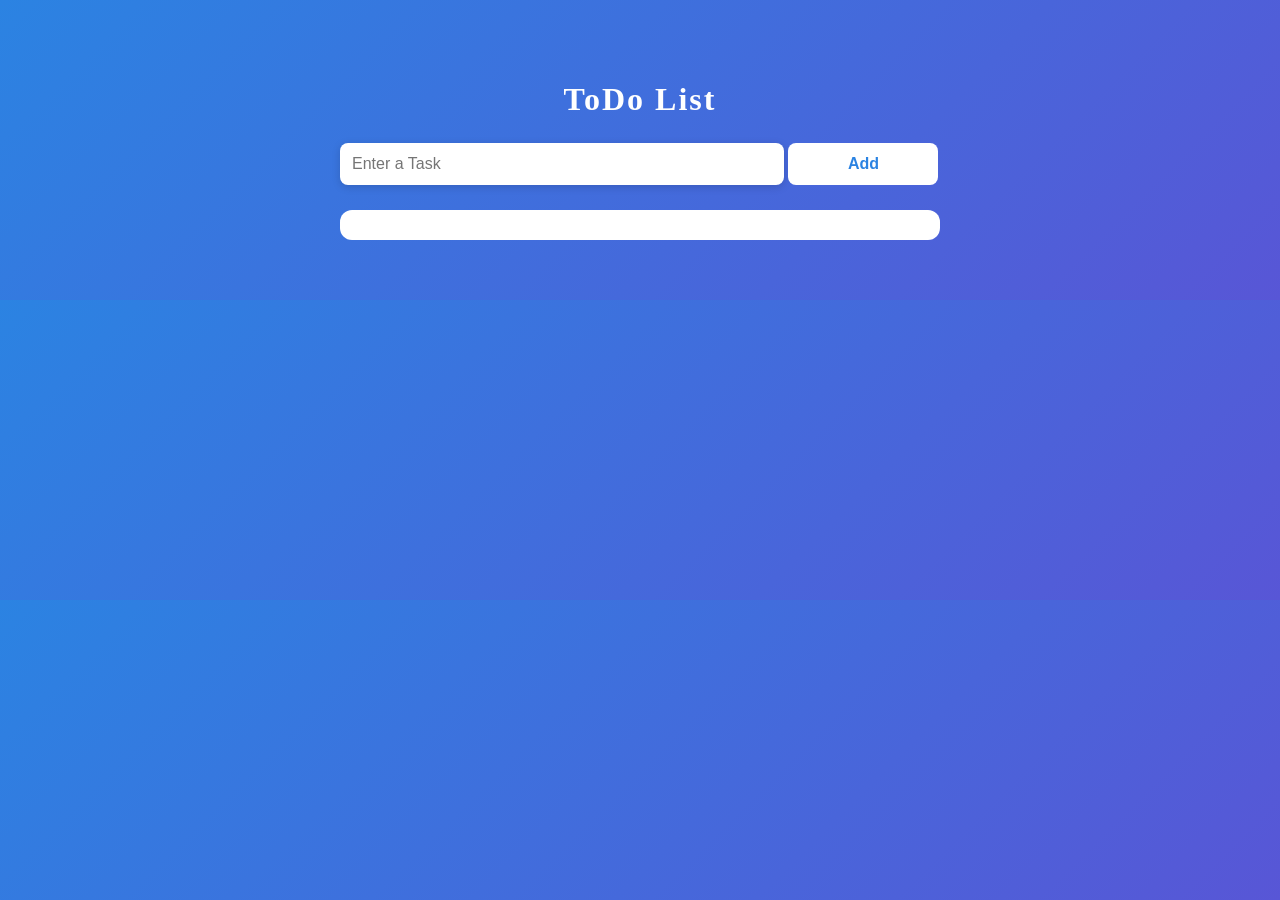
<file: JavaScript-Projects/ToDo-List/index.html>
<!DOCTYPE html>
<html lang="en">
<head>
    <title>ToDo Project</title>
        <link rel = "stylesheet" href="style.css">
</head>
<body>
    <h1>ToDo List</h1>
    <input type="text" class="js-text" placeholder="Enter a Task">
    <button class="js-btn" onclick="addTodo()">Add</button>
    <div class="js-output"></div>
    
    <script src="script.js"></script>
</body>
</html>
</file>
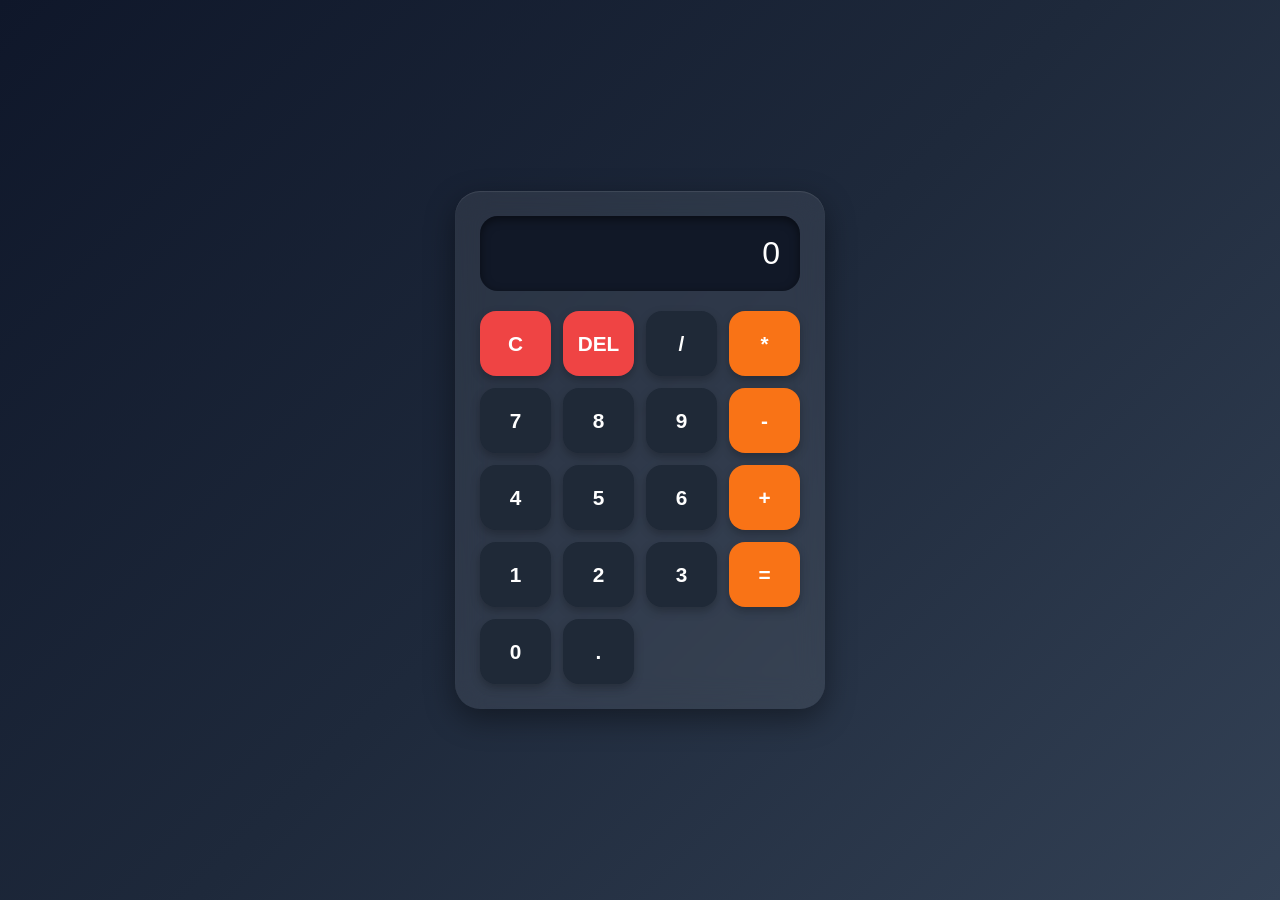
<file: calculator project.html>
<!DOCTYPE html>
<html lang="en">
<head>
    <title>Calculator</title>
    <style>
         body{
            display:flex;
            justify-content:center;
            align-items:center;
            min-height:100vh;
            margin:0;
            background:linear-gradient(135deg,#0f172a,#1e293b,#334155);
            font-family:'Segoe UI',sans-serif;
        }

        .calculator{
            width:320px;
            padding:25px;
            border-radius:25px;
            background:rgba(255,255,255,0.08);
            backdrop-filter:blur(15px);
            box-shadow:
                0 10px 30px rgba(0,0,0,0.4),
                inset 0 1px 1px rgba(255,255,255,0.1);
        }

        .display{
            width:100%;
            height:75px;
            border:none;
            outline:none;
            border-radius:18px;
            background:#111827;
            color:white;
            font-size:2rem;
            text-align:right;
            padding:0 20px;
            margin-bottom:20px;
            box-sizing:border-box;
            box-shadow:inset 0 3px 10px rgba(0,0,0,0.5);
        }

        .buttons{
            display:grid;
            grid-template-columns:repeat(4,1fr);
            gap:12px;
        }

        button{
            height:65px;
            border:none;
            border-radius:16px;
            font-size:1.3rem;
            font-weight:600;
            cursor:pointer;
            background:#1f2937;
            color:white;
            transition:all 0.2s ease;
            box-shadow:0 4px 10px rgba(0,0,0,0.25);
        }

        button:hover{
            transform:translateY(-3px);
        }

        button:active{
            transform:scale(0.95);
        }

        button:nth-child(4n){
            background:#f97316;
        }

        button:nth-child(4n):hover{
            transform:translateY(-3px);
        }

        button:first-child,
        button:nth-child(2){
            background:#ef4444;
        }
    </style>
</head>
<body>
    <div class="calculator" id="js-cal">
        <input type="text" class="display" id="js-input" readonly>
        <div class="buttons" id="js-btn" >
            <button onclick="displayClear()">C</button>
            <button onclick="displayDelete()">DEL</button>
            <button onclick="appendValue('/')">/</button>
            <button onclick="appendValue('*')">*</button>

            <button onclick="appendValue(7)">7</button>
            <button  onclick="appendValue(8)">8</button>
            <button onclick="appendValue(9)">9</button>
            <button onclick="appendValue('-')">-</button>

            <button onclick="appendValue(4)">4</button>
            <button onclick="appendValue(5)">5</button>
            <button onclick="appendValue(6)">6</button>
            <button onclick="appendValue('+')">+</button>

            <button onclick="appendValue(1)">1</button>
            <button onclick="appendValue(2)">2</button>
            <button onclick="appendValue(3)">3</button>
            <button onclick="displayEqual()">=</button>

            <button onclick="appendValue(0)">0</button>
            <button onclick="appendValue('.')">.</button>
        </div>
    </div>
    <script>
        const inputElement = document.getElementById("js-input");
        inputElement.value = 0;

        function appendValue(value){
            inputElement.value += value;
        }

        function displayClear(){
            inputElement.value="";
        }

        function displayDelete(){
            inputElement.value = inputElement.value.slice(0,-1); // here slice(start,end) indicates that start from 0 and remove the last element
        }

        function displayEqual(){
            try{
                inputElement.value = eval(inputElement.value);
            }catch{
                inputElement.value = 'Error';
            }
        }
        
    </script>
</body>
</html>
</file>
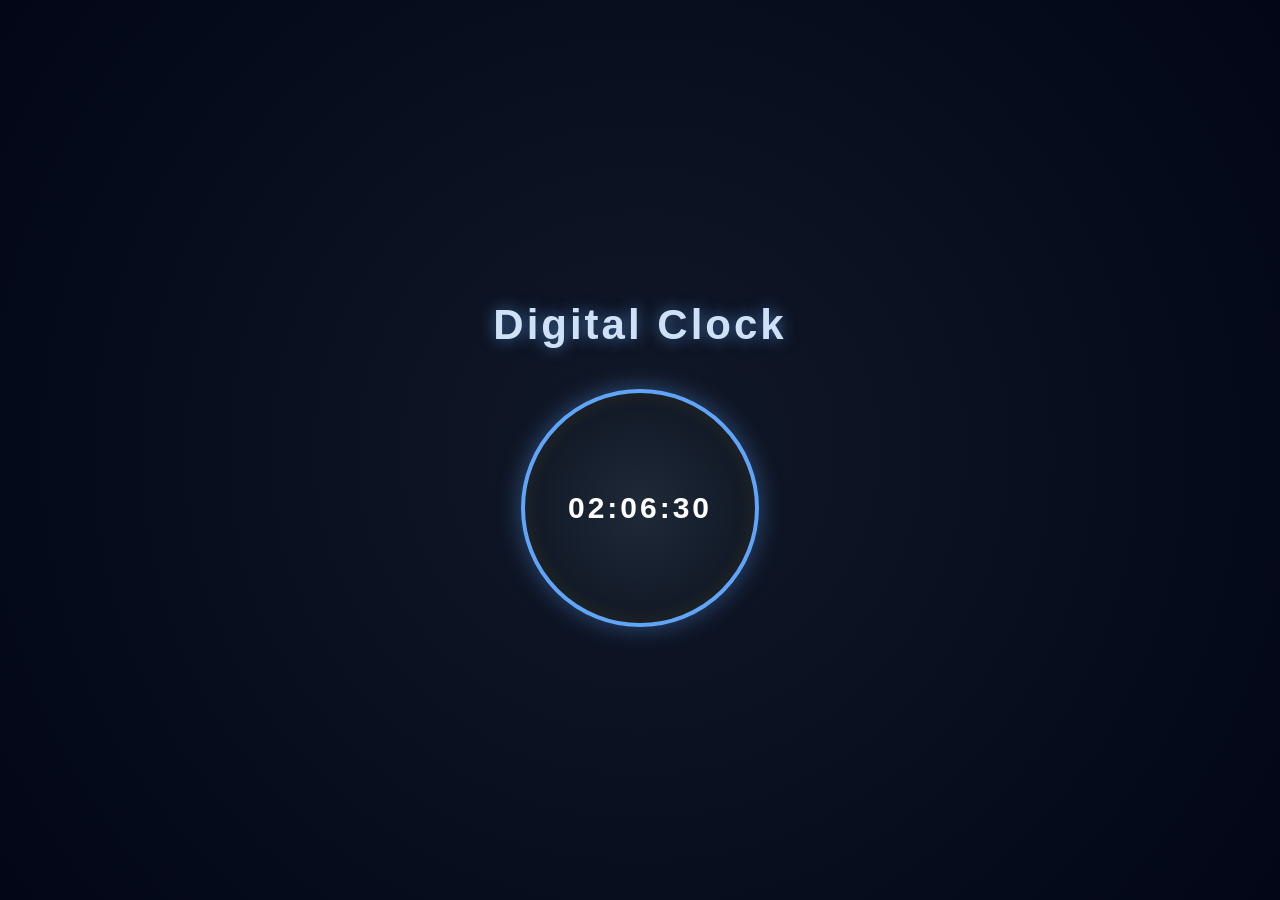
<file: digitalClock.html>
<!DOCTYPE html>
<html lang="en">
<head>
    <title>Digital Clock</title>
    <style>
    body {
        margin: 0;
        height: 100vh;
        display: flex;
        flex-direction: column;
        justify-content: center;
        align-items: center;
        background: radial-gradient(circle, #111827, #020617);
        font-family: Arial, sans-serif;
    }

    h1 {
        text-align: center;
        font-size: 42px;
        color: #cfe1f6; /* soft blue */
        margin-bottom: 40px;
        letter-spacing: 3px;
        text-shadow: 0 0 15px rgba(96, 165, 250, 0.6);
    }

    #currentTime {
        width: 230px;
        height: 230px;

        display: flex;
        justify-content: center;
        align-items: center;

        border-radius: 50%;

        /* new gradient */
        background: radial-gradient(circle, #1f2937, #0b1220);

        color: white; /* warm yellow clock color */
        font-size: 30px;
        font-weight: bold;
        letter-spacing: 3px;

        border: 4px solid #60a5fa;

        box-shadow:
            0 0 25px rgba(96, 165, 250, 0.4),
            inset 0 0 20px rgba(250, 204, 21, 0.1);
    }
    </style>
</head>
<body>
    <h1>Digital Clock</h1>
    <div id="currentTime">00:00:00</div>
    <script>
        function currentTime(){
            let now = new Date();
            let hours = now.getHours();
            let minutes = now.getMinutes();
            let seconds = now.getSeconds();

            //adding leading zeroes if needed
            if(hours < 10) hours = '0' + hours;
            if(minutes < 10) minutes = '0' + minutes;
            if(seconds < 10) seconds = '0' + seconds;

            let time = hours + ':' + minutes + ':' + seconds;
            console.log(time);
            document.getElementById("currentTime").innerText = time;
        }
        setInterval(currentTime,1000); //for function running every single second so for every one sec the function currentTime() will run 
        currentTime();
    </script>
</body>
</html>
</file>
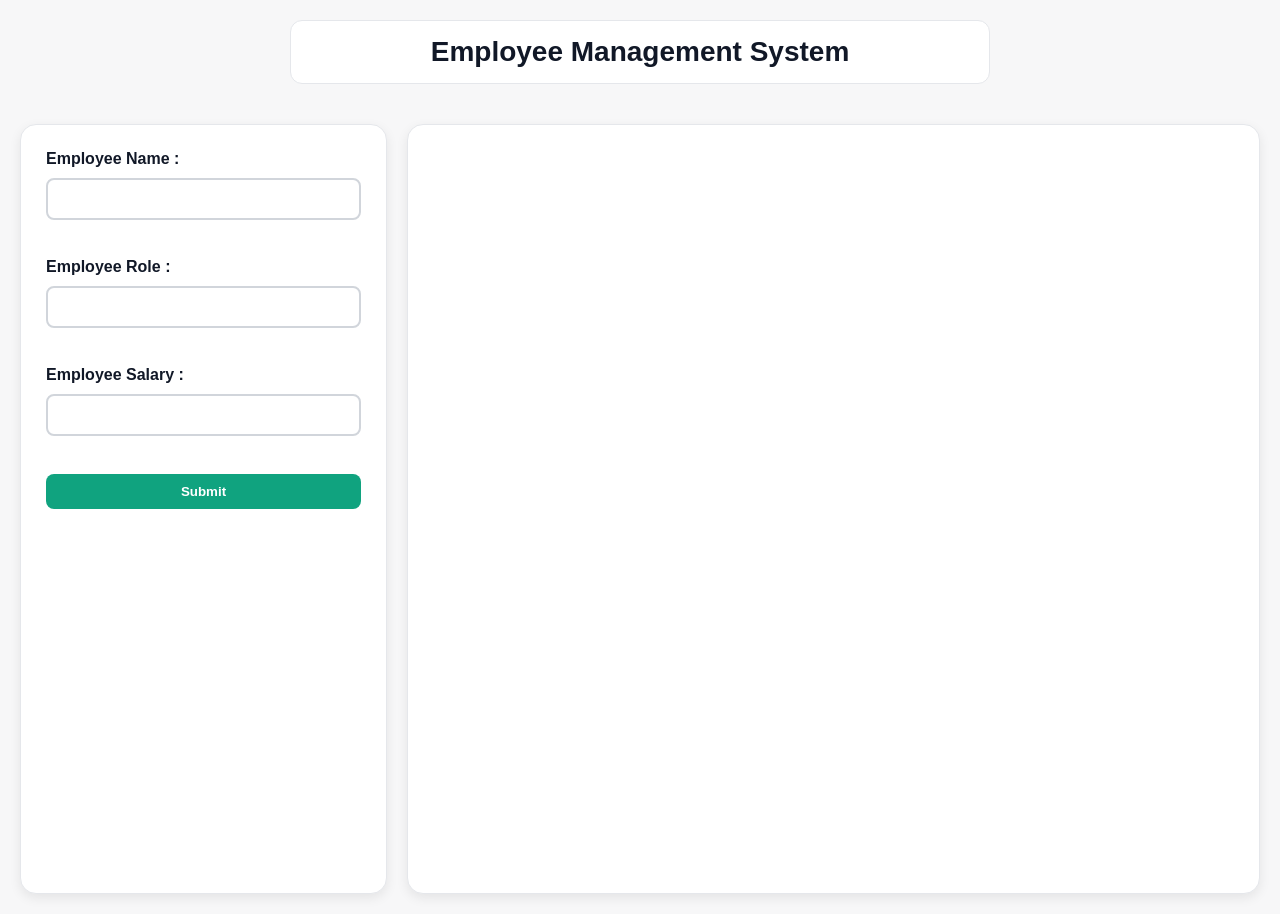
<file: employeeManagaementSystem.html>
<!DOCTYPE html>
<html lang="en">
<head>
    <title>Employee Management System</title>
    <style>
    * {
            margin: 0;
            padding: 0;
            box-sizing: border-box;
        }

        body {
            font-family: Arial, sans-serif;
            background: #f7f7f8;
            color: #111827;
        }

        /* TITLE */
        .title-box {
            width: 100%;
            max-width: 700px;
            margin: 20px auto;

            background: white;
            padding: 15px;
            border-radius: 12px;

            text-align: center;
            border: 1px solid #e5e7eb;
        }

        .title-box h1 {
            font-size:28px;
            font-weight:700;
            margin: 0;
            color: #111827;
        }

        /* MAIN LAYOUT */
        .container {
            display: flex;
             min-height: calc(100vh - 90px);
        }

        /* LEFT SIDE (FORM) */
        .left {
            width: 30%;
            padding: 25px;

            background: white;

            /* spacing from page */
            margin: 20px;
            border-radius: 16px;

            /* separation from right side */
            border: 1px solid #e5e7eb;

            /* soft floating effect */
            box-shadow: 0 4px 12px rgba(0,0,0,0.08);

            display: flex;
            flex-direction: column;
            gap: 10px;
            min-height: fit-content;
            font-weight: 600;  
        }

        /* RIGHT SIDE (DISPLAY AREA) */
        .right{
            width:70%;
            padding:25px;
            margin:20px 20px 20px 0;

            background:white;
            border-radius:16px;
            border:1px solid #e5e7eb;
            box-shadow:0 4px 12px rgba(0,0,0,.08);

            overflow-y:auto;
        }

        /* INPUTS */
        input {
            padding: 10px;
            border-radius: 8px;
            border: 2px solid #d1d5db;
            outline: none;
            width: 100%;
            background: white;
            font-size: 16px;
        }

        input:focus {
            border-color: #10a37f;
        }

        /* MAIN BUTTON */
        button {
            padding: 10px;
            border: none;
            border-radius: 8px;
            cursor: pointer;

            background: #10a37f;
            color: white;
            font-weight: bold;
            transition: 0.2s;
            transition:.25s ease;
        }

        button:hover {
            background: #0e8c6d;
        }

        /* DISPLAY AREA */
        .displayArea {
            display: flex;
            flex-direction: column;
            gap: 10px;
        }

        /* EMPLOYEE CARD */
        .card {
            background: white;
            border: 1px solid #e5e7eb;
            padding: 15px;
            border-radius: 12px;

            display: flex;
            justify-content: space-between;
            align-items: center;

            transition: 0.2s;
        }

        .card:hover{
            transform:translateY(-3px);
            box-shadow:0 8px 18px rgba(0,0,0,.12);
        }

        /* CARD TEXT */
        .card-info {
            display: flex;
            flex-direction: column;
            gap: 4px;
        }

        /* BUTTON GROUP */
        .btn-group {
            display: flex;
            gap: 8px;
        }

        /* EDIT BUTTON */
        .btn-group button:first-child {
            background: #3b82f6;
        }

        /* DELETE BUTTON */
        .btn-group button:last-child {
            background: #ef4444;
        }

        /* BUTTON HOVER */
        .btn-group button:hover {
            opacity: 0.9;
        }
    </style>
</head>

<body>
    <div class="title-box">
        <h1>Employee Management System</h1>
    </div>
        <div class="container">

    <div class="left">
        <!-- inputs + submit button here -->
        <label for="name">Employee Name : </label>
        <input type="text" class="name"><br>
        <label for="name">Employee Role : </label>
        <input type="text" class="role"><br>
        <label for="name">Employee Salary : </label>
        <input type="number" class="salary"><br>
        <button onclick="submitBtn()">Submit</button>
    </div>

    <div class="right">
        <div class="displayArea"></div>
    </div>

</div>
        
    <script>
        let arr=[];
        let editIndex = -1; // means  adding new employee

        function submitBtn(){
        let nameInput = document.querySelector(".name");
        let nameValue = nameInput.value;

        let roleInput = document.querySelector(".role");
        let roleValue = roleInput.value;

        let salaryInput = document.querySelector(".salary");
        let salaryValue = salaryInput.value;

        const employeeObj = {
            name : nameValue,
            role : roleValue,
            salary : salaryValue
        };

        console.log(employeeObj);

        if (editIndex === -1) {
            arr.push(employeeObj);   // ADD new
        } else {
            arr[editIndex] = employeeObj;  // UPDATE existing
            editIndex = -1; // reset edit mode
        }

        // ✅ CLEAR INPUTS AFTER SUBMIT
            nameInput.value = "";
            roleInput.value = "";
            salaryInput.value = "";

        renderEmployees(); //displays all the employee list from the array

        
    }

    function deleteEmployees(index){
        arr.splice(index,1);
        renderEmployees();
    }

    function editEmployees(index){
        
        let nameInput = document.querySelector(".name");
        let roleInput = document.querySelector(".role");
        let salaryInput = document.querySelector(".salary");

        nameInput.value = arr[index].name;
        roleInput.value = arr[index].role;
        salaryInput.value = arr[index].salary;

        
        editIndex = index;

    }
    function renderEmployees() {

        let html = "";

        for (let i = 0; i < arr.length; i++) {
            html += `
                <div class="card">
                    <div class="card-info">
                        <div>${arr[i].name}</div>
                        <div>${arr[i].role}</div>
                        <div>${arr[i].salary}</div>
                    </div>

                    <div class="btn-group">
                        <button onclick="editEmployees(${i})">Edit</button>
                        <button onclick="deleteEmployees(${i})">Delete</button>
                    </div>
                </div>
            `;
        }

        document.querySelector(".displayArea").innerHTML = html;
    }

    
    
        
    </script>
</body>
</html>
</file>
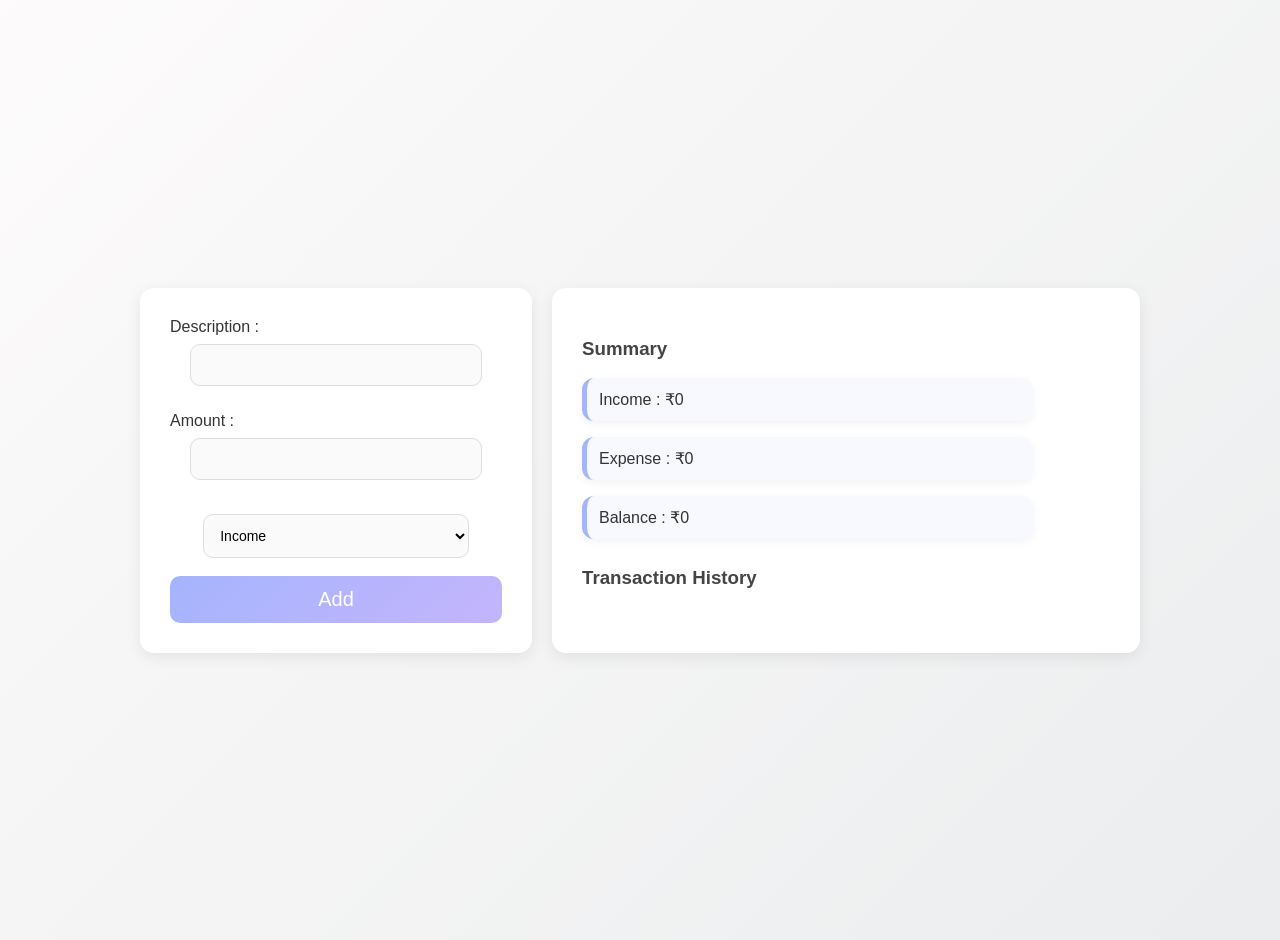
<file: expenseTracker.html>
<!DOCTYPE html>
<html lang="en">
<head>
    <title>Expense Tracker</title>
    <style>
    body {
        font-family: Arial, sans-serif;
        margin: 0;
        padding: 20px;
        min-height: 100vh;
        background: linear-gradient(135deg, #fdfbfb, #ebedee);
        color: #333;
        display: flex;
        justify-content: center;
        align-items: center;
    }

    /* MAIN CONTAINER */
    .container {
        display: grid;
        grid-template-columns: 1fr 1.5fr;
        gap: 20px;
        width: 1000px;
        max-width: 100%;
    }

    /* LEFT & RIGHT PANELS */
    .left, .right {
        background: #ffffff;
        padding: 30px;
        border-radius: 14px;
        box-shadow: 0 4px 15px rgba(0,0,0,0.08);

        display: flex;
        flex-direction: column;
        align-items: left;
    }
    

    /* INPUTS + SELECT */
    input, select {
        padding: 12px;
        border-radius: 10px;
        border: 1px solid #ddd;
        font-size: 14px;
        transition: 0.2s ease;
        background: #fafafa;
        width: 80%;
        display: block;
        margin: 8px auto;
    }

    input:focus, select:focus {
        outline: none;
        border-color: #a5b4fc;
        box-shadow: 0 0 6px rgba(165, 180, 252, 0.5);
    }

    /* BUTTON */
    button {
        width: 100%;
        padding: 12px;
        background: linear-gradient(135deg, #a5b4fc, #c4b5fd);
        border: none;
        border-radius: 10px;
        color: white;
        font-size: 20px;
        cursor: pointer;
        transition: 0.2s ease;
        margin-top: 10px;
    }

    button:hover {
        transform: translateY(-2px);
        box-shadow: 0 8px 18px rgba(165, 180, 252, 0.4);
    }

    /* HEADINGS */
    h3 {
        margin-top: 20px;
        margin-bottom: 10px;
        color: #444;
    }

    /* SUMMARY BOXES */
    #income, #expense, #balance {
        width:80%;
        background: #f8f9ff;
        padding: 12px;
        margin: 8px 0;
        border-radius: 12px;
        border-left: 5px solid #a5b4fc;
        box-shadow: 0 3px 10px rgba(0,0,0,0.05);
    }

    /* TRANSACTION LIST */
    #transaction-list div {
        background: #fdfdff;
        padding: 12px;
        margin: 8px 0;
        border-radius: 12px;
        display: flex;
        justify-content: space-between;
        box-shadow: 0 3px 10px rgba(0,0,0,0.05);
        border-left: 4px solid #c4b5fd;
    }

    /* MOBILE RESPONSIVE */
    @media (max-width: 768px) {
        .container {
            grid-template-columns: 1fr;
        }
    }
    </style>
</head>
<body>
    <div class="container">
        <div class="left">
            <label for="description" >Description : </label>
            <input type ="text"class="inputDescription"><br>
            <label for="amount" >Amount : </label>
            <input type ="number" class="inputAmount"><br>
            <select class="type">
                <option value ="income">Income</option>
                <option value="expense">Expense</option>
            </select>
            <button onclick="display()">Add</button>
            </div>
            <div class="right">

            <h3>Summary</h3>

            <div id="income">Income : ₹0</div>
            <div id="expense">Expense : ₹0</div>
            <div id="balance">Balance : ₹0</div>

            <h3>Transaction History</h3>
            <div id="transaction-list"></div>
        </div>
    </div>

    <script>
        

        let inputArray = JSON.parse(localStorage.getItem("transactions")) || [];
    

        const inputDescription = document.querySelector(".inputDescription");
        const inputAmount = document.querySelector(".inputAmount");
        const inputType = document.querySelector(".type");

        function display() {
            const descriptionValue = inputDescription.value;
            const amountValue = Number(inputAmount.value);
            const typeValue = inputType.value;

            let transObj = {
                description: descriptionValue,
                amount: amountValue,
                type: typeValue
            };

            inputArray.push(transObj);

            localStorage.setItem("transactions", JSON.stringify(inputArray));
            console.log(inputArray);

            render(); //

            // clear inputs

            inputDescription.value = "";
            inputAmount.value = "";
            inputType.value = "income";
        }

        function render(){
            let html = "";
            
            for (let item of inputArray) {
                html += `<div>
                            ${item.description} - 
                            ${item.amount} - 
                            ${item.type}
                        </div>`;
            }

            document.querySelector("#transaction-list").innerHTML = html;

            updateSummary();
        }

        function updateSummary(){
            let income = 0;
            let expense = 0;
            for(let item of inputArray){
                if(item.type =='income'){
                    income += item.amount;
                }else{
                    expense += item.amount;
                }
            }
            document.getElementById("income").innerHTML = "Income : ₹" + income;
            document.getElementById("expense").innerHTML = "Expense : ₹" + expense;
            document.getElementById("balance").innerHTML = "Balance : ₹" + (income - expense);
        }
        render();
        
    </script>
</body>
</html>
</file>
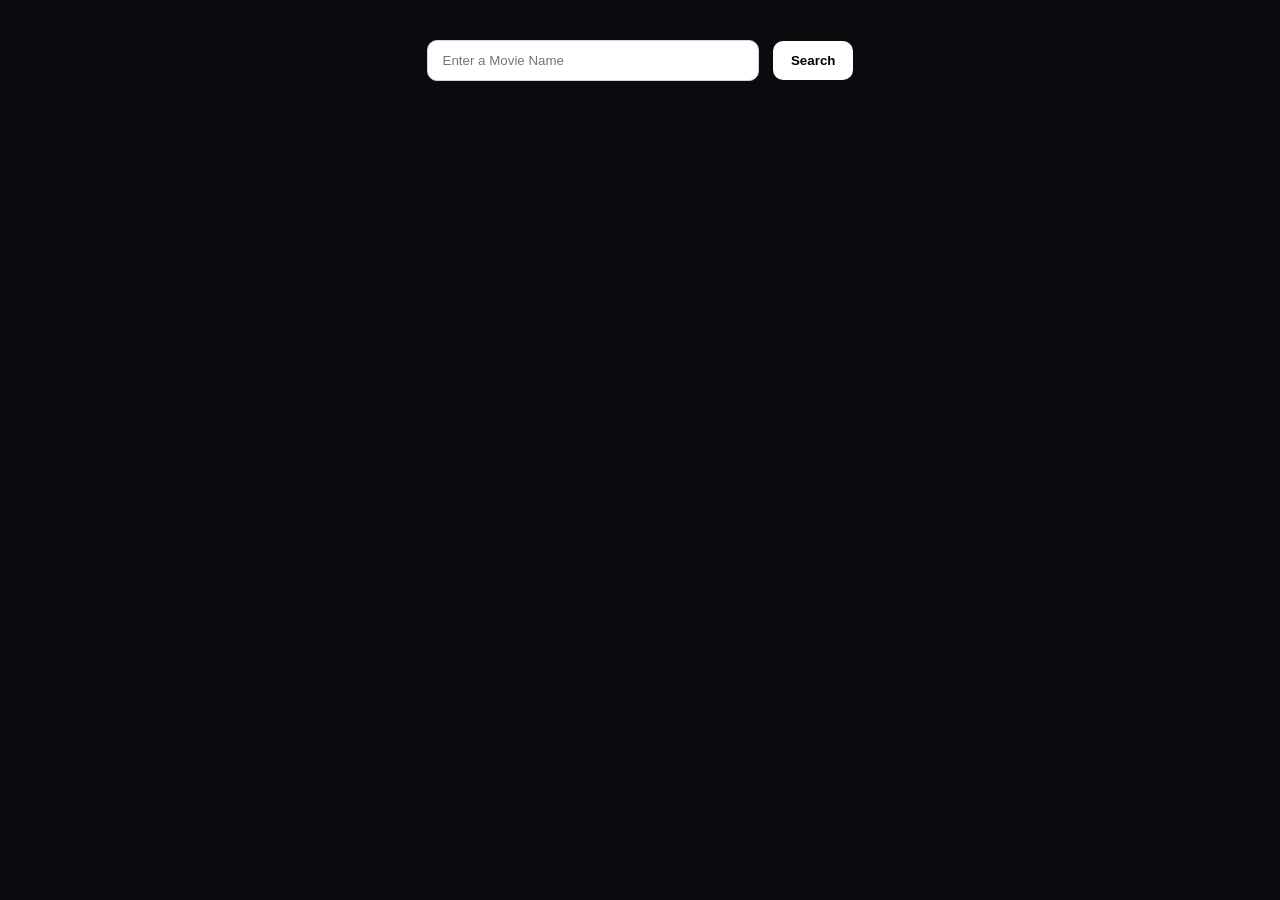
<file: movieSearchApp.html>
<!DOCTYPE html>
<html lang="en">
<head>
    <title>Movie Search App</title>
    <style>
        body {
            margin: 0;
            font-family: "Segoe UI", sans-serif;
            background: #0b0b0f; /* black theme */
            color: #e5e7eb;
            display: flex;
            flex-direction: column;
            align-items: center;
            min-height: 100vh;
        }

        /* INPUT SECTION */
        .searchInput {
            margin-top: 40px;
            padding: 12px 15px;
            width: 300px;
            border-radius: 10px;
            border: 1px solid #d1d5db;
            background: white;
            color: #111827;
            outline: none;
            transition: 0.3s;
        }

        .searchInput:focus {
            border-color: #6b7280;
            box-shadow: 0 0 6px rgba(0,0,0,0.1);
        }

        /* BUTTON */
        button {
            padding: 12px 18px;
            margin-left: 10px;
            border: none;
            border-radius: 10px;
            cursor: pointer;
            background: white;
            color: black;
            font-weight: 600;
            transition: 0.3s;
        }

        button:hover {
            background: #374151;
        }

        /* CONTAINER */
        .movieContainer {
            margin-top: 40px;
            display: flex;
            justify-content: center;
            padding: 20px;
        }

        /* MOVIE CARD (LEFT IMAGE + RIGHT INFO) */
        .movieCard {
            display: flex;
            width: 750px;
            background: white;
            border-radius: 16px;
            overflow: hidden;
            border: 1px solid #e5e7eb;
            box-shadow: 0 10px 25px rgba(0,0,0,0.08);
            transition: 0.3s;
        }

        .movieCard:hover {
            transform: translateY(-5px);
            box-shadow: 0 15px 30px rgba(0,0,0,0.12);
        }

        /* LEFT IMAGE */
        .movieCard img {
            width: 250px;
            height: 100%;
            object-fit: cover;
        }

        /* RIGHT CONTENT */
        .movieInfo {
            padding: 25px;
            display: flex;
            flex-direction: column;
            gap: 10px;
        }

        /* TITLE */
        .movieInfo h2 {
            margin: 0;
            font-size: 28px;
            color: #111827;
        }

        /* EACH ROW */
        .movieInfo p {
            margin: 0;
            font-size: 14px;
            color: #4b5563;
            line-height: 1.6;
        }

        /* LABEL */
        .movieInfo b {
            color: #111827;
            font-weight: 600;
        }

        /* PLOT BOX */
        .plot {
            margin-top: 8px;
            padding: 12px;
            background: #f3f4f6;
            border-radius: 10px;
            font-size: 14px;
            line-height: 1.6;
            color: #374151;
        }
    </style>
</head>
<body>
    <div class="searchBox">
        <input class="searchInput" placeholder="Enter a Movie Name">
        <button onclick="searchBtn()">Search</button>
    </div>
    <div class="movieContainer"></div>
    <script>
        
        async function searchBtn(){
            let input = document.querySelector(".searchInput");
            let inputValue = input.value.trim();
            if(inputValue === ""){
                alert("Please Enter a movie name");
                return;
            }
            try{
            
            let apiUrl = "http://www.omdbapi.com/?t=" + inputValue + "&apikey=1f399f6a";
            let response = await fetch(apiUrl); // it fetches the raw data 
            let data = await response.json(); //convert it into json format 

            let movieObj = data;
                console.log(data); // important for debugging
                if (movieObj.Response === "True") {
                    console.log("Title : ",movieObj.Title);
                    console.log("Year : ",movieObj.Year);
                    console.log("Poster : ",movieObj.Poster);
                    let html = `
                        <div class="movieCard">

                            <img src="${movieObj.Poster !== "N/A" ? movieObj.Poster : "https://via.placeholder.com/250x350"}">

                            <div class="movieInfo">

                                <h2>${movieObj.Title}</h2>

                                <p><b>Year:</b> ${movieObj.Year}</p>
                                <p><b>Genre:</b> ${movieObj.Genre}</p>
                                <p><b>Rating:</b> ${movieObj.imdbRating}</p>

                                <p><b>Director:</b> ${movieObj.Director}</p>
                                <p><b>Actors:</b> ${movieObj.Actors}</p>

                                <div class="plot">
                                    <b>Plot:</b> ${movieObj.Plot}
                                </div>

                            </div>

                        </div>
                        `;
              ;
                    document.querySelector(".movieContainer").innerHTML = html;
                } else {
                     document.querySelector(".movieContainer").innerHTML = `<p>Movie not found!</p>`;
                }
            }catch(error){
                console.log("Error:" , error);
            }

        }
    
    </script>
</body>
</html>
</file>
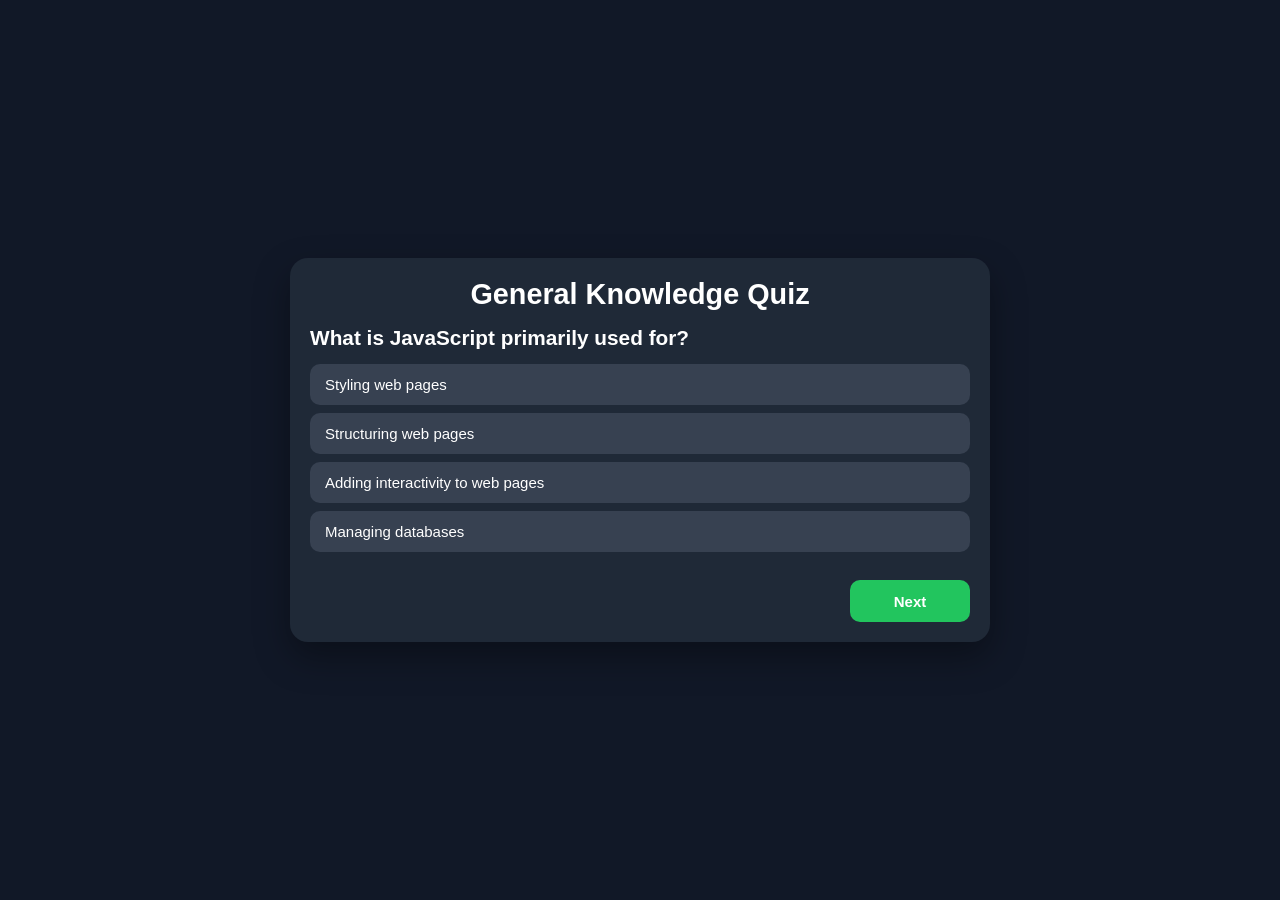
<file: quizApp.html>
<!DOCTYPE html>
<html lang="en">
<head>
    <title>Quiz Application</title>
    <style>
        *{
            margin:0;
            padding:0;
            box-sizing:border-box;
            font-family:'Segoe UI',sans-serif;
        }

        body{
            min-height:100vh;
            display:flex;
            justify-content:center;
            align-items:center;
            background:#111827;
            padding:20px;
        }

        body > div{
            width:100%;
            max-width:700px;
            background:#1f2937;
            border-radius:18px;
            padding:20px;
            box-shadow:0 15px 35px rgba(0,0,0,.35);
        }

        h1{
            color:white;
            text-align:center;
            margin-bottom:12px;
            font-size:1.8rem;
        }

        .questionArea{
            color:white;
            font-size:1.3rem;
            font-weight:600;
            margin-bottom:12px;
            line-height:1.4;
        }

        .options{
            display:flex;
            flex-direction:column;
            gap:8px;
        }

        .options button{
            width:100%;
            padding:12px 15px;
            border:none;
            border-radius:10px;
            background:#374151;
            color:white;
            font-size:15px;
            text-align:left;
            cursor:pointer;
            transition:.2s;
        }

        .options button:hover{
            background:#2563eb;
        }

        .next-btn{
            display:block;
            margin-left:auto;
            margin-top:10px;

            width:120px;
            height:42px;

            border:none;
            border-radius:10px;

            background:#22c55e;
            color:white;
            font-size:15px;
            font-weight:600;

            cursor:pointer;
            transition:.2s;
        }

        .next-btn:hover{
            background:#16a34a;
        }

        .result{
            text-align:center;
            margin-top:20px;
            padding:30px;
        }

        .result h1{
            font-size:3rem;
            color:#22c55e;
            margin-bottom:15px;
        }

        .js-score{
            color:rgb(42, 60, 104);
            font-size:18px;
            font-weight:600;
            margin-bottom:10px;
        }

        .restart-btn{
            padding:14px 32px;
            border:none;
            border-radius:12px;
            background:linear-gradient(135deg,#3b82f6,#06b6d4);
            color:white;
            font-size:16px;
            font-weight:600;
            cursor:pointer;
            transition:.3s;
        }

        .restart-btn:hover{
            transform:translateY(-2px);
            box-shadow:0 10px 20px rgba(59,130,246,.4);
        }
        .selected{
            background: #2563eb !important;
            color: white;
        }
        .result{
            display:none;
            margin-top:15px;
            text-align:center;
        }
        .result p{
            color:white;
            font-size:1.5rem;
            font-weight:600;
            margin-bottom:25px;
        }
    </style>
</head>
<body>
    <div>
        <h1 class="">General Knowledge Quiz</h1>
        <p class="questionArea">Question Area</p>
        <div class="options">
            <button class="firstOption" onclick="selectAnswer(this)">Option 1</button>
            <button class="secondOption" onclick="selectAnswer(this)">Option 2</button>
            <button class="thirdOption" onclick="selectAnswer(this)">Option 3</button>
            <button class="fourthOption" onclick="selectAnswer(this)">Option 4</button>
        </div>
        <br>
        <button class="next-btn" onclick="nextButton()">Next</button>
        <div class="result">
            <h1>Quiz Result</h1>
            <p class="js-score">Your Score : 0/0</p>
            <!-- button class="restart-btn" onclick="location.reload();">Restart Quiz</button> -->
            <button class="restart-btn" onclick="restartQuiz()">Restart Quiz </button>
        </div>
    </div>
    <script>
        //Array of listed questions 
        const quesArray = [{
            question: "What is JavaScript primarily used for?",
            options : [ "Styling web pages",
                      "Structuring web pages",
                      "Adding interactivity to web pages",
                      "Managing databases"
                    ],
            
            correctAnswer : "Adding interactivity to web pages",
            },
            {
                question: "Which keyword is used to declare a variable that cannot be reassigned?",
                options: [
                    "let",
                    "var",
                    "const",
                    "static"
                ],
                correctAnswer: "const"
            },

            {
                question: "Which method is used to print something in the browser console?",
                options: [
                    "print()",
                    "console.log()",
                    "document.write()",
                    "alert()"
                ],
                correctAnswer: "console.log()"
            },

            {
                question: "What does DOM stand for?",
                options: [
                    "Document Object Model",
                    "Data Object Model",
                    "Document Oriented Method",
                    "Dynamic Object Method"
                ],
                correctAnswer: "Document Object Model"
            },

            {
                question: "Which operator is used for strict equality comparison?",
                options: [
                    "=",
                    "==",
                    "===",
                    "!="
                ],
                correctAnswer: "==="
            },

            {
                question: "Which of the following is an array?",
                options: [
                    "{}",
                    "[]",
                    "()",
                    "<>"
                ],
                correctAnswer: "[]"
            },

            {
                question: "Which loop executes at least once?",
                options: [
                    "for",
                    "while",
                    "do...while",
                    "foreach"
                ],
                correctAnswer: "do...while"
            },

            {
                question: "Which method adds an element to the end of an array?",
                options: [
                    "pop()",
                    "shift()",
                    "push()",
                    "unshift()"
                ],
                correctAnswer: "push()"
            },

            {
                question: "Which keyword is used to create a function?",
                options: [
                    "method",
                    "function",
                    "fun",
                    "define"
                ],
                correctAnswer: "function"
            },

            {
                question: "What is the result of typeof 10?",
                options: [
                    "string",
                    "number",
                    "integer",
                    "object"
                ],
                correctAnswer: "number"
            }
        ];

        

        let currentQuestionIndex = 0;

        displayQuestion();


        function displayQuestion(){
            document.querySelectorAll(".options button").forEach(function(btn){
                btn.classList.remove("selected");
            });

            document.querySelector(".result").style.display = "none";

            document.querySelector(".questionArea").innerHTML = `
                    <p>${quesArray[currentQuestionIndex].question}</p>
                `;

                document.querySelector(".firstOption").innerHTML =
                    quesArray[currentQuestionIndex].options[0];

                document.querySelector(".secondOption").innerHTML =
                    quesArray[currentQuestionIndex].options[1];

                document.querySelector(".thirdOption").innerHTML =
                    quesArray[currentQuestionIndex].options[2];

                document.querySelector(".fourthOption").innerHTML =
                    quesArray[currentQuestionIndex].options[3];

                
        }
        let score = 0;
        let selectedAnswer = "";
        document.querySelectorAll(".options button").forEach(function(btn){
            btn.classList.remove("selected");
        });

        function selectAnswer(button){

            document.querySelectorAll(".options button").forEach(function(btn){ // removes the blue colour from the selected option 
                btn.classList.remove("selected");
            });

            button.classList.add("selected"); //adds blue colour for the selected option 

            selectedAnswer = button.innerText;
        }

        function nextButton() {

            if(selectedAnswer === ""){
                alert("Please select an answer");
                return;
            }
            console.log("Selected:", selectedAnswer);
            console.log("Correct:", quesArray[currentQuestionIndex].correctAnswer);


            if(selectedAnswer === quesArray[currentQuestionIndex].correctAnswer){
                score++;
                 console.log("Score:", score);
                   document.querySelector(".js-score").innerHTML =
                   `Your Score : ${score}/${quesArray.length}`;
            }

            currentQuestionIndex++;
            selectedAnswer = "";

            if (currentQuestionIndex < quesArray.length) {
                displayQuestion();
            } 

            else {

                document.querySelector(".questionArea").style.display = "none";
                document.querySelector(".options").style.display = "none";
                document.querySelector(".next-btn").style.display = "none";
                document.querySelector(".result").style.display = "block";

                document.querySelector(".result").innerHTML = `
                    <h1>Quiz Result</h1>
                    <p>Your Score: ${score}/${quesArray.length}</p>
                    <button class="restart-btn" onclick="restartQuiz()">Restart Quiz</button>
                `;

            }
        }


        function restartQuiz(){

            score = 0;
            currentQuestionIndex = 0;
            selectedAnswer = "";

            document.querySelector(".questionArea").style.display = "block";
            document.querySelector(".options").style.display = "flex";
            document.querySelector(".next-btn").style.display = "block";

            document.querySelector(".result").style.display = "none";

            document.querySelectorAll(".options button").forEach(function(btn){
                btn.classList.remove("selected");
            });

            displayQuestion();
        }
        </script>
</body>
</html>
</file>
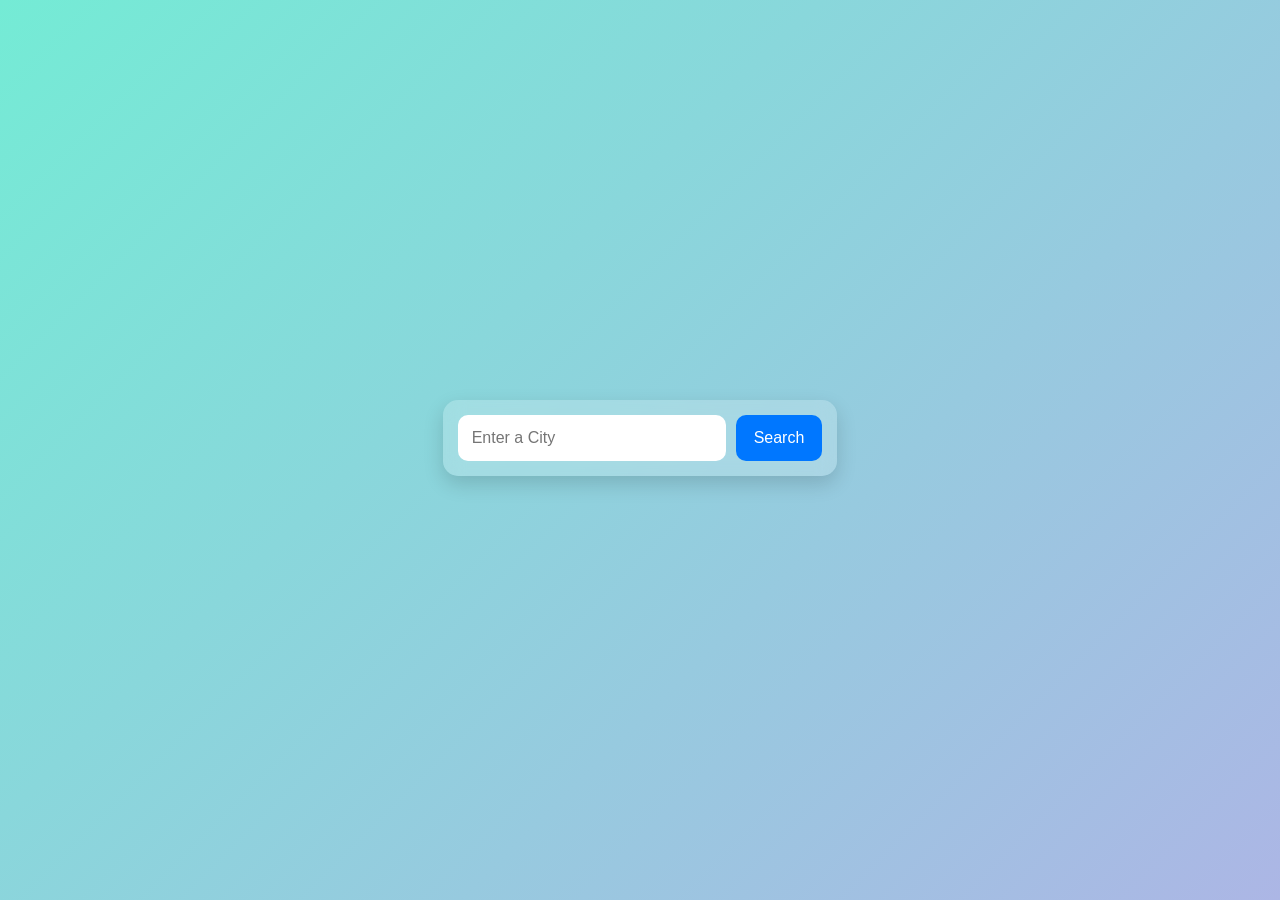
<file: weather-app-project.html>
<!DOCTYPE html>
<html lang="en">
<head>
    <title>Weather App</title>
    <style>
        body {
            font-family: Arial, sans-serif;
            background: linear-gradient(135deg, #74ebd5, #ACB6E5);
            display: flex;
            flex-direction: column;
            align-items: center;
            justify-content: center;
            height: 100vh;
            margin: 0;
        }

        /* SEARCH BOX */
        .search-box {
            display: flex;
            gap: 10px;
            background: rgba(255, 255, 255, 0.2);
            padding: 15px;
            border-radius: 15px;
            backdrop-filter: blur(10px);
            box-shadow: 0 8px 20px rgba(0,0,0,0.15);
        }

        /* INPUT */
        #cityInput {
            padding: 14px;
            width: 240px;
            border: none;
            border-radius: 10px;
            font-size: 16px;
            outline: none;
        }

        /* BUTTON */
        button {
            padding: 14px 18px;
            background: #0077ff;
            color: white;
            border: none;
            border-radius: 10px;
            cursor: pointer;
            font-size: 16px;
            transition: 0.3s ease;
        }

        button:hover {
            background: #005fcc;
            transform: scale(1.05);
        }

        /* RESULT CONTAINER (CARDS ROW) */
        #result {
            display: flex;
            gap: 15px;
            margin-top: 25px;
            justify-content: center;
            align-items: center;
            flex-wrap: wrap;
        }

        /* CARD DESIGN */
        .card {
            background: white;
            padding: 20px;
            border-radius: 15px;
            width: 160px;
            text-align: center;
            box-shadow: 0 10px 25px rgba(0,0,0,0.2);
            font-size: 16px;
            line-height: 1.5;
            transition: 0.3s ease;
        }

        /* hover effect */
        .card:hover {
            transform: translateY(-5px);
        }

        /* TOP BORDER COLORS */
        .temp {
            border-top: 5px solid #ff6b6b;
        }

        .humidity {
            border-top: 5px solid #4dabf7;
        }

        .weather {
            border-top: 5px solid #ffd43b;
        }
    </style>
</head>
<body>
    <div class="search-box">
    <input type="text" placeholder="Enter a City" id="cityInput">
    <button onclick="getWeather()">Search</button>
    </div>

    <div id="result" class="weather-container"></div>
    <script>
        function getWeatherText(code) {

            if (code === 0) return "Clear Sky ☀️";
            if (code === 1) return "Mainly Clear 🌤️";
            if (code === 2) return "Partly Cloudy ⛅";
            if (code === 3) return "Cloudy ☁️";

            if (code >= 45 && code <= 48) return "Fog 🌫️";

            if (code >= 51 && code <= 55) return "Drizzle 🌦️";

            if (code >= 61 && code <= 65) return "Rain 🌧️";

            if (code >= 71 && code <= 77) return "Snow ❄️";

            if (code >= 80 && code <= 82) return "Rain Showers 🌦️";

            if (code >= 95) return "Thunderstorm ⛈️";

            return "Unknown Weather 🤔";
        }
        async function getWeather(){

        let city = document.getElementById("cityInput").value;
        let locations = {
            chennai: { lat: 13.0827, lon: 80.2707 },
            delhi: { lat: 28.7041, lon: 77.1025 },
            mumbai: { lat: 19.0760, lon: 72.8777 },
            bangalore: { lat: 12.9716, lon: 77.5946 },
            hyderabad: { lat: 17.3850, lon: 78.4867 },
            kolkata: { lat: 22.5726, lon: 88.3639 },
            pune: { lat: 18.5204, lon: 73.8567 },
            jaipur: { lat: 26.9124, lon: 75.7873 },
            lucknow: { lat: 26.8467, lon: 80.9462 },
            ahmedabad: { lat: 23.0225, lon: 72.5714 },
            kochi: { lat: 9.9312, lon: 76.2673 },
            bhubaneswar: { lat: 20.2961, lon: 85.8245 },
            chandigarh: { lat: 30.7333, lon: 76.7794 },
            indore: { lat: 22.7196, lon: 75.8577 },
            nagpur: { lat: 21.1458, lon: 79.0882 }
        };

        city = city.toLowerCase();

        if(!locations[city]){
            document.getElementById("result").innerText = "City not found in sample list";
            return;
        }

        let lat = locations[city].lat;
        let lon = locations[city].lon;

        let url = `https://api.open-meteo.com/v1/forecast?latitude=${lat}&longitude=${lon}&current_weather=true&hourly=relative_humidity_2m&timezone=auto`;

        let response = await fetch(url);
        let data = await response.json();

        // CURRENT WEATHER (no index needed)
        let temperature = data.current_weather.temperature;
        let weatherCode = data.current_weather.weathercode;

        // hourly humidity (still array)
        let humidity = data.hourly.relative_humidity_2m[0];

            // displaying those on web page 
            document.getElementById("result").innerHTML =
            `
            <div class="card temp">
                🌡️<br>
                <b>Temperature</b><br>
                ${temperature}°C
            </div>

            <div class="card humidity">
                💧<br>
                <b>Humidity</b><br>
                ${humidity}%
            </div>

            <div class="card weather">
                ☁️<br>
                <b>Weather</b><br>
                ${getWeatherText(weatherCode)}
            </div>
            `;

        }

    </script>
</body>
</html>
</file>
<file: JavaScript-Projects/ToDo-List/style.css>
body{
            font-family: Arial, sans-serif;
            max-width: 600px;
            margin: 40px auto;
            padding: 20px;
            background: linear-gradient(135deg, rgb(43,131,226), rgb(88,86,214));
        }

        h1{
            text-align: center;
            color: white;
            font-family: Cambria, Cochin, Georgia, Times, 'Times New Roman', serif;
            letter-spacing: 2px;
            margin-bottom: 25px;
        }

        .js-text{
            width: 70%;
            padding: 12px;
            font-size: 16px;
            border: none;
            border-radius: 8px;
            outline: none;
            box-shadow: 0 2px 8px rgba(0,0,0,0.15);
        }

        .js-btn{
            padding: 12px 20px;
            font-size: 16px;
            cursor: pointer;
            border: none;
            border-radius: 8px;
            background-color: white;
            color: rgb(43,131,226);
            font-weight: bold;
            transition: 0.3s;
            width: 150px;
        }

        .js-btn:hover{
            transform: scale(1.05);
        }

        .js-output{
            margin-top: 25px;
            background-color: white;
            padding: 15px;
            border-radius: 12px;
        }

        .js-output span{
            display: inline-block;
            width: 370px;
            padding: 10px;
            font-size: 18px;
            font-weight: 500;
        }

        .js-output button{
            margin-left: 5px;
            padding: 8px 14px;
            border: none;
            border-radius: 6px;
            cursor: pointer;
            transition: 0.3s;
        }

        .js-output button:hover{
            transform: scale(1.05); 
        }

        mark{
            background-color: lightgreen;
            padding: 4px 8px;
            border-radius: 6px;
        }
</file>
